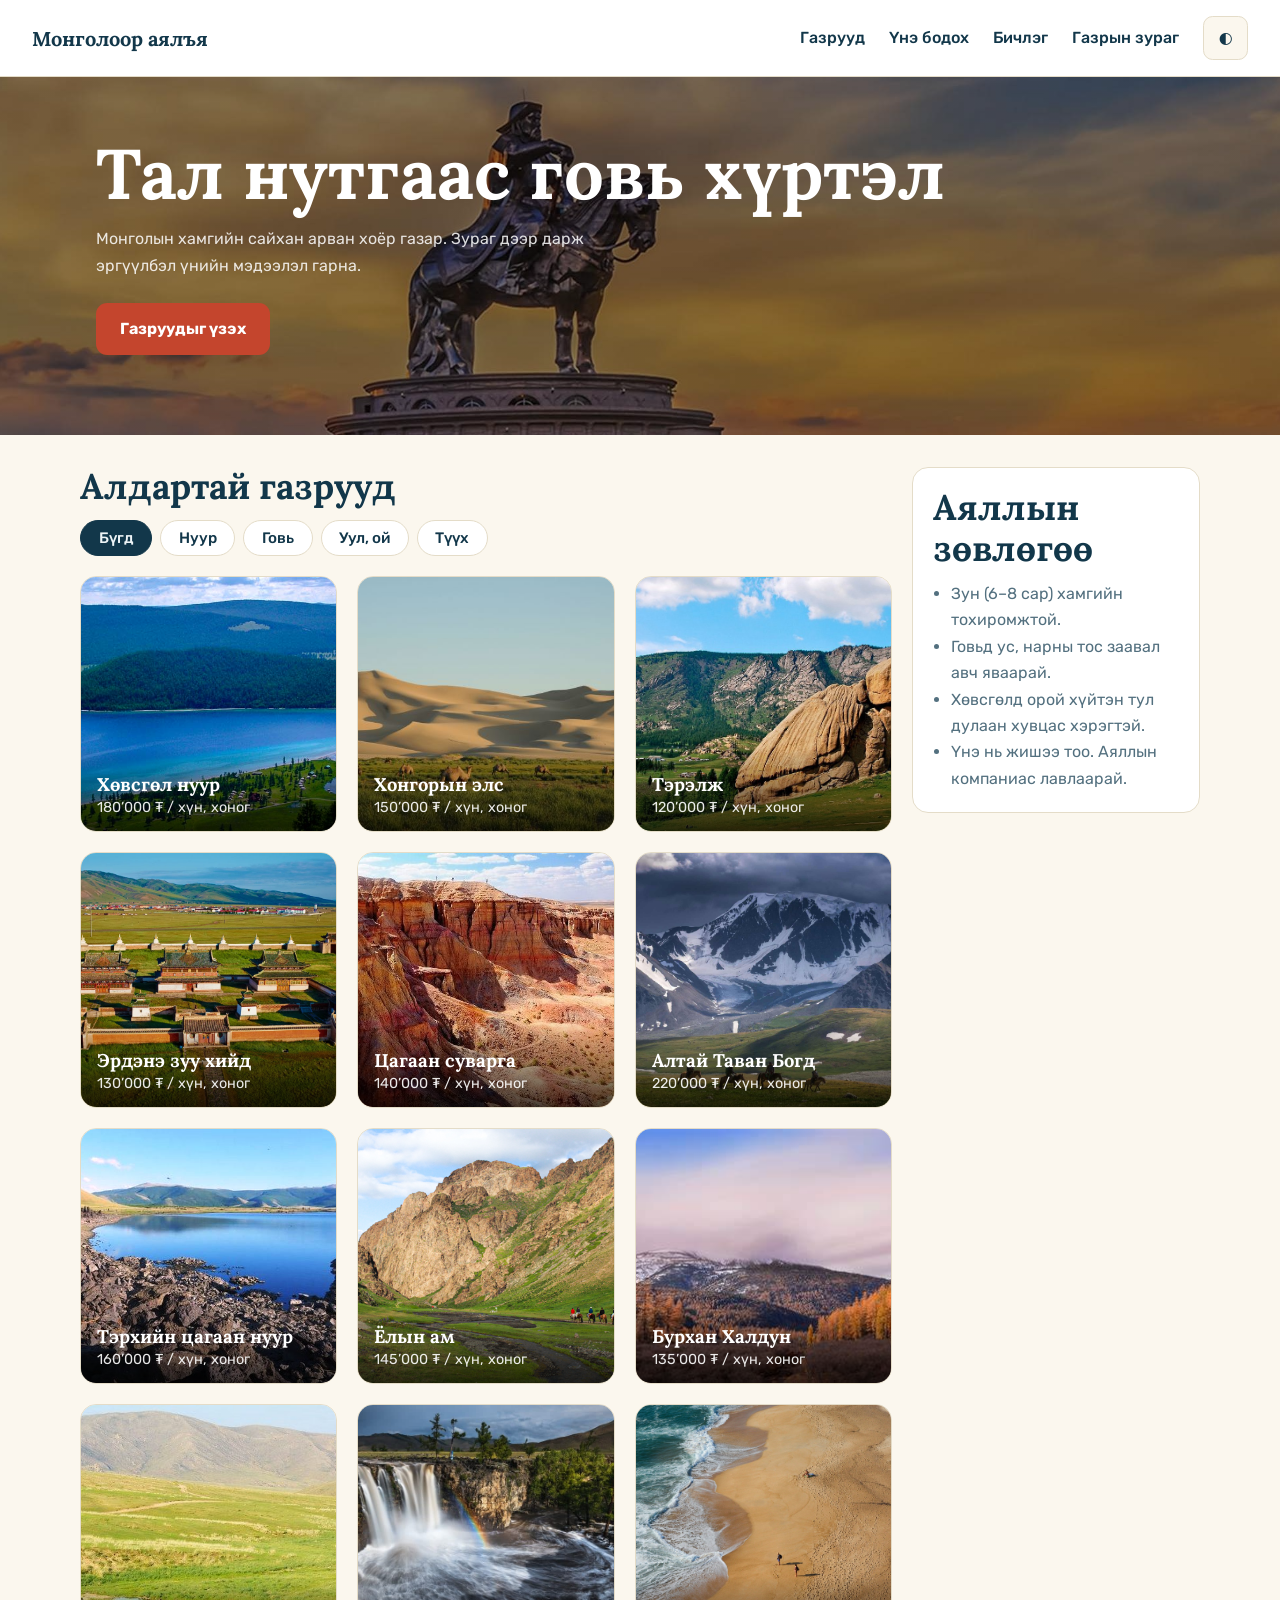
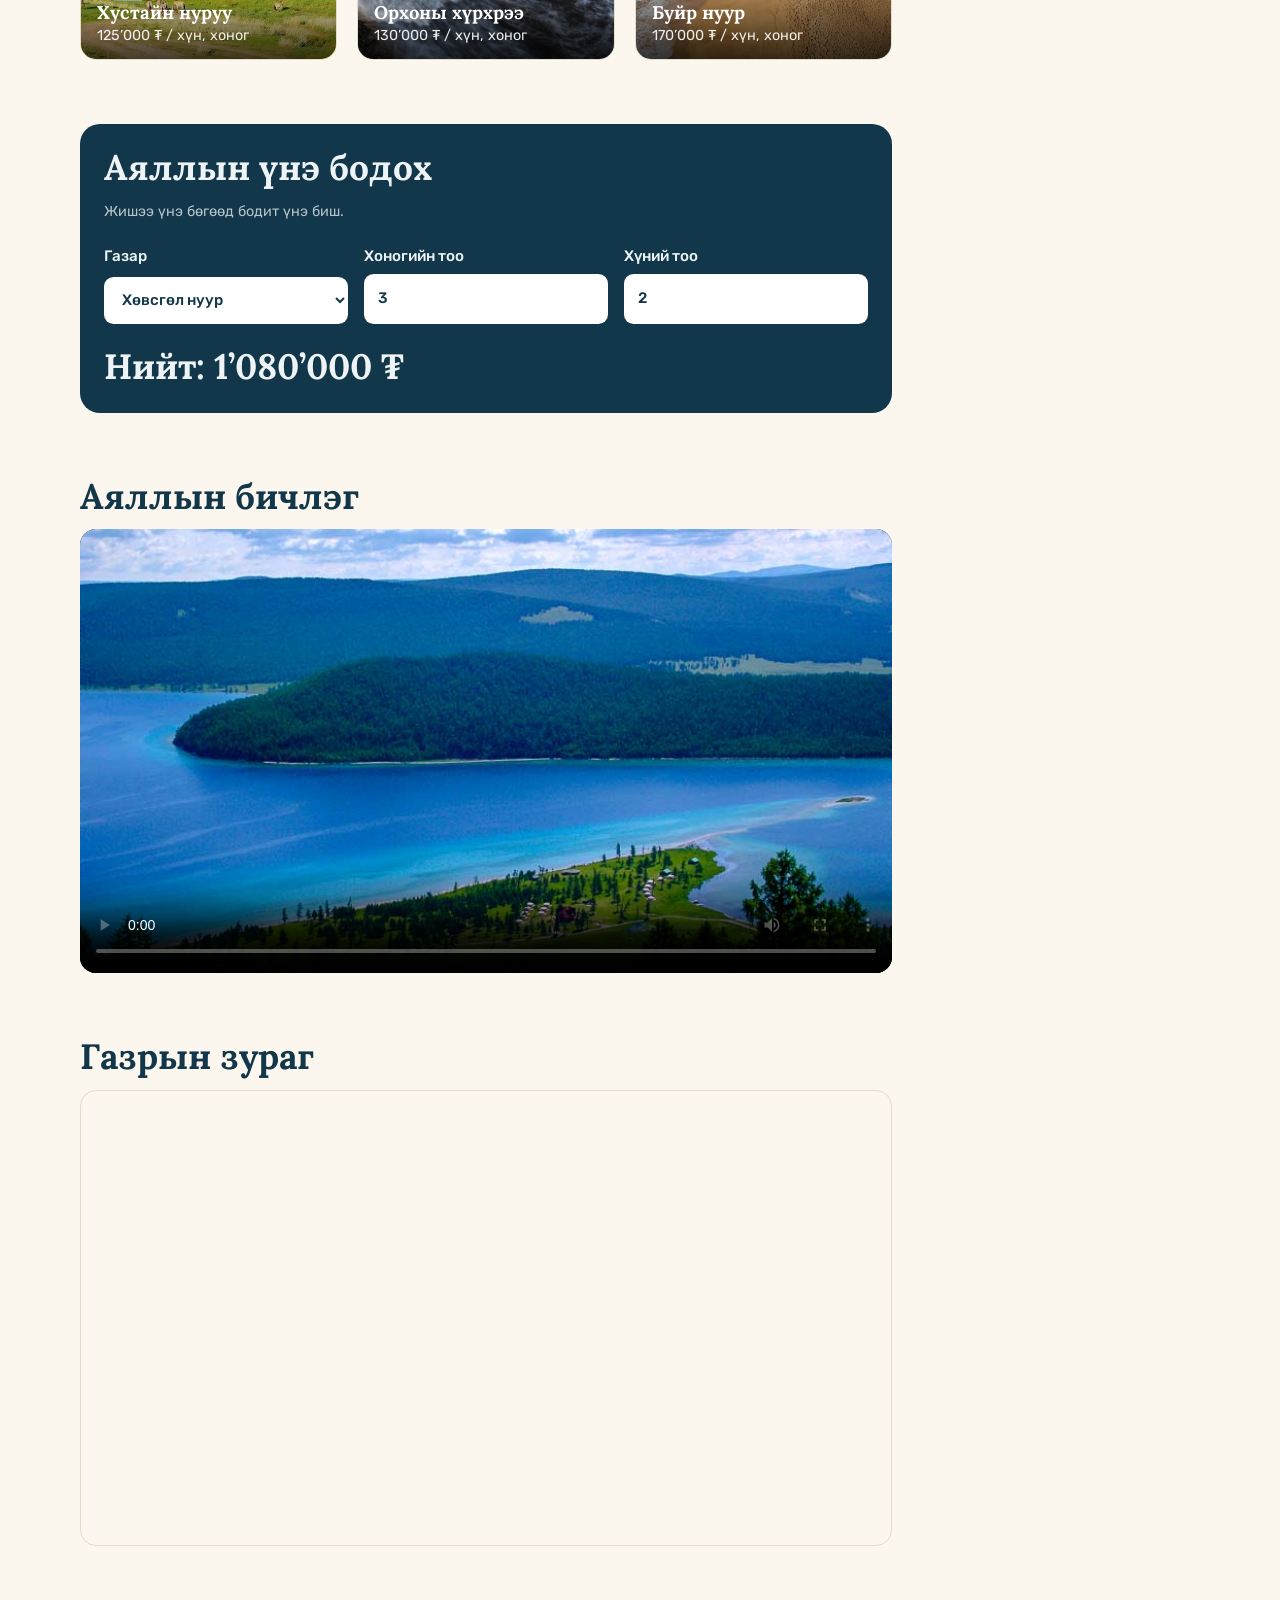
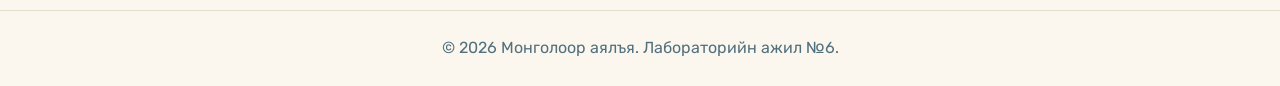
<file: index.html>
<!DOCTYPE html>
<html lang="mn">
<head>
<meta charset="utf-8">
<meta name="viewport" content="width=device-width, initial-scale=1">
<title>Монголоор аялъя | Лаб 6</title>
<link href="https://fonts.googleapis.com/css2?family=Lora:wght@600;700&family=Rubik:wght@400;500;700&display=swap" rel="stylesheet">
<link rel="stylesheet" href="style.css">
<script src="script.js" defer></script>
</head>
<body>
<header class="site-header">
  <a class="logo" href="#top">Монголоор аялъя</a>
  <button class="menu-btn" id="menuBtn" aria-expanded="false" aria-controls="nav">☰ Цэс</button>
  <nav id="nav" class="nav" aria-label="Үндсэн цэс">
    <a href="#gallery">Газрууд</a>
    <a href="#price">Үнэ бодох</a>
    <a href="#video">Бичлэг</a>
    <a href="#map">Газрын зураг</a>
    <button class="theme-btn" id="themeBtn" aria-label="Харанхуй горим солих">◐</button>
  </nav>
</header>

<section class="hero" id="top">
  <div class="hero-text">
    <h1>Тал нутгаас говь хүртэл</h1>
    <p>Монголын хамгийн сайхан арван хоёр газар. Зураг дээр дарж эргүүлбэл үнийн мэдээлэл гарна.</p>
    <a class="btn" href="#gallery">Газруудыг үзэх</a>
  </div>
</section>

<div class="layout">
  <main>
    <section id="gallery">
      <h2>Алдартай газрууд</h2>
      <div class="filters" role="group" aria-label="Төрлөөр шүүх">
        <button aria-pressed="true" data-f="all">Бүгд</button>
        <button aria-pressed="false" data-f="lake">Нуур</button>
        <button aria-pressed="false" data-f="gobi">Говь</button>
        <button aria-pressed="false" data-f="mount">Уул, ой</button>
        <button aria-pressed="false" data-f="history">Түүх</button>
      </div>
      <div class="gallery" id="grid"></div>
    </section>

    <section id="price">
      <div class="calc">
        <h2>Аяллын үнэ бодох</h2>
        <p class="note">Жишээ үнэ бөгөөд бодит үнэ биш.</p>
        <div class="row">
          <label>Газар<select id="dest"></select></label>
          <label>Хоногийн тоо<input id="days" type="number" min="1" max="30" value="3"></label>
          <label>Хүний тоо<input id="ppl" type="number" min="1" max="20" value="2"></label>
        </div>
        <div class="total" id="total" aria-live="polite"></div>
      </div>
    </section>

    <section id="video">
      <h2>Аяллын бичлэг</h2>
      <video controls preload="metadata" poster="img/photo1.jpg">
        <source src="video/video.mp4" type="video/mp4">
        <track kind="subtitles" src="video/clip.mn.vtt" srclang="mn" label="Монгол" default>
        Таны хөтөч видеог дэмжихгүй байна.
      </video>
    </section>

    <section id="map">
      <h2>Газрын зураг</h2>
      <div class="frame">
        <iframe title="Монгол улсын газрын зураг" loading="lazy"
          src="https://www.openstreetmap.org/export/embed.html?bbox=87%2C41%2C120%2C52&amp;layer=mapnik"></iframe>
      </div>
    </section>
  </main>

  <aside class="sidebar" aria-label="Нэмэлт мэдээлэл">
    <h2>Аяллын зөвлөгөө</h2>
    <ul>
      <li>Зун (6–8 сар) хамгийн тохиромжтой.</li>
      <li>Говьд ус, нарны тос заавал авч яваарай.</li>
      <li>Хөвсгөлд орой хүйтэн тул дулаан хувцас хэрэгтэй.</li>
      <li>Үнэ нь жишээ тоо. Аяллын компаниас лавлаарай.</li>
    </ul>
  </aside>
</div>

<footer class="site-footer">
  <p>© 2026 Монголоор аялъя. Лабораторийн ажил №6.</p>
</footer>
</body>
</html>
</file>
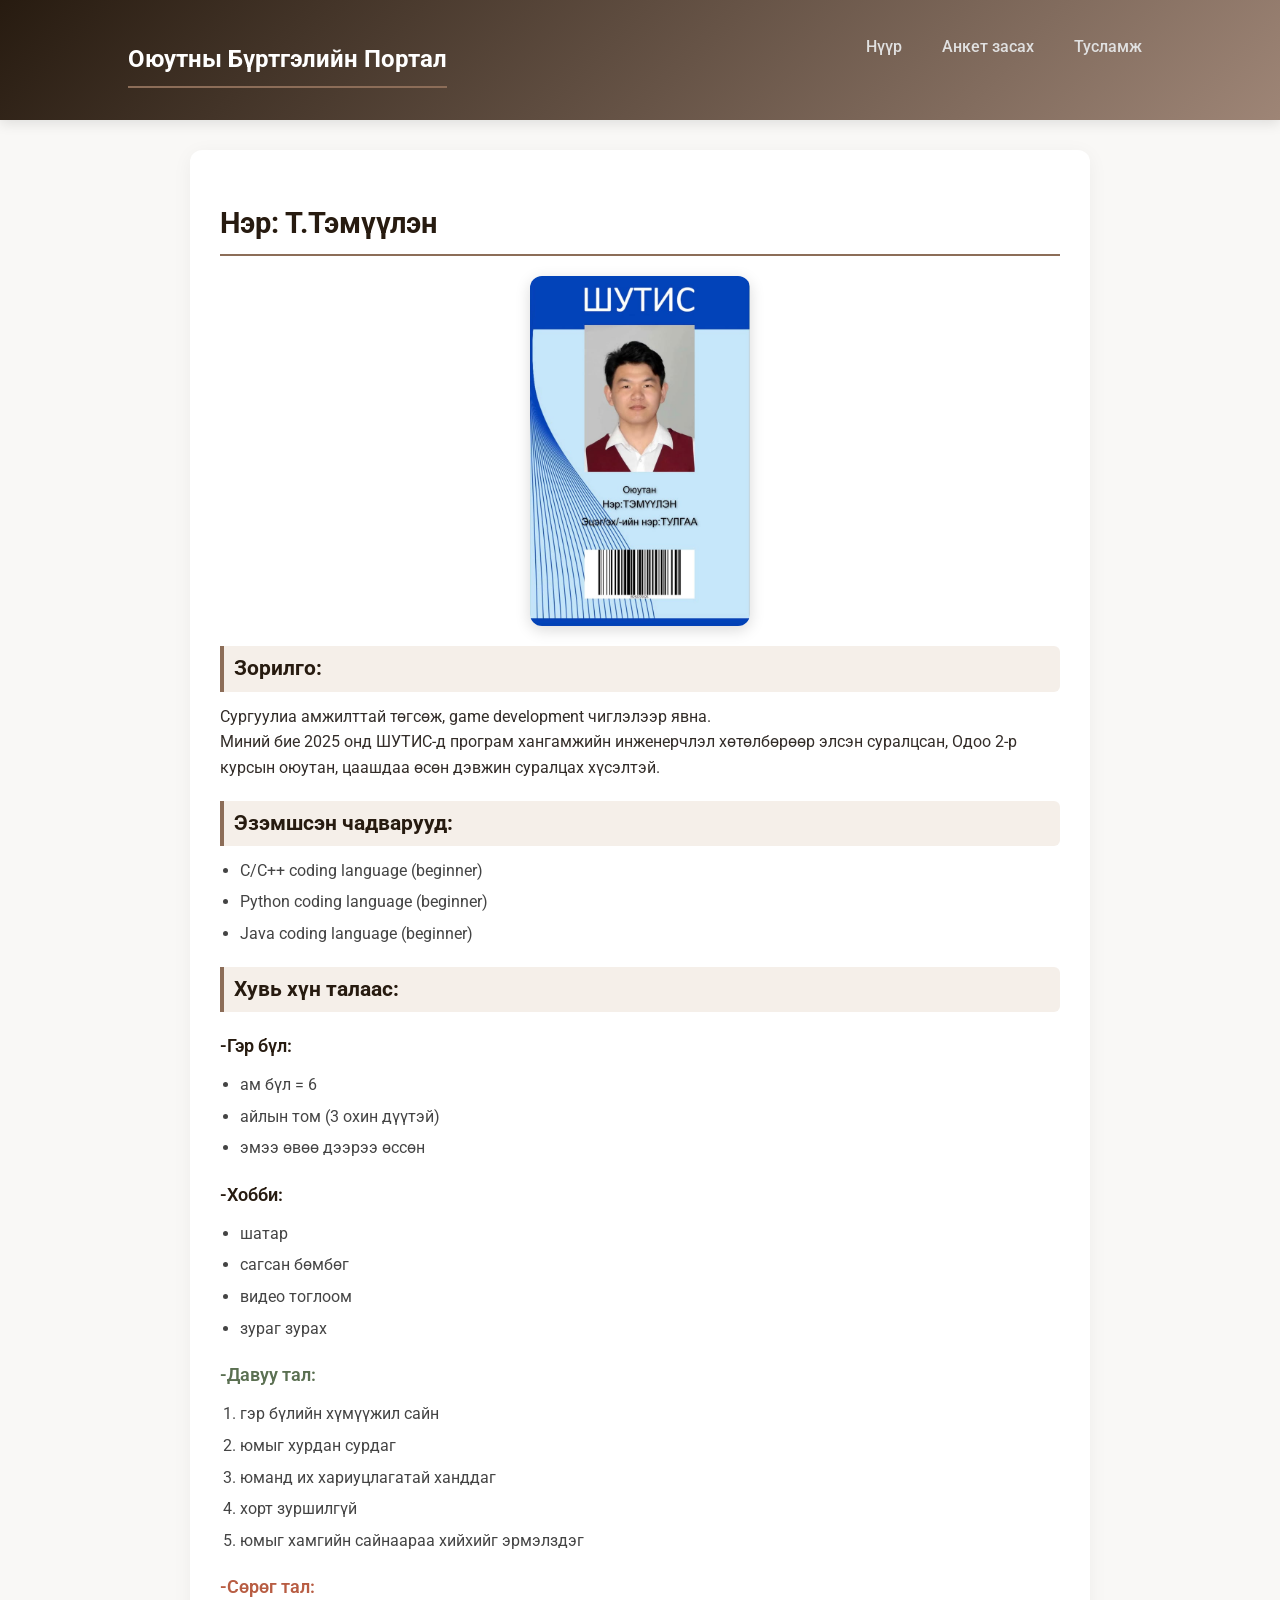
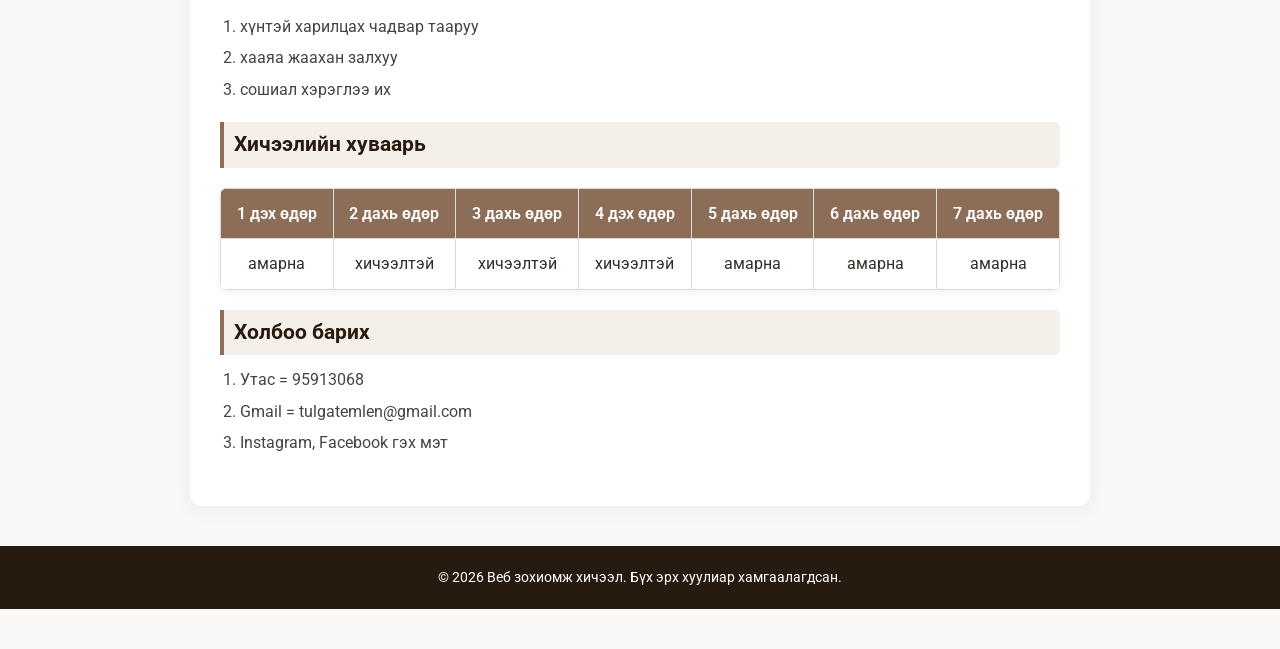
<file: lab1 Temuulen B252270026/index.html>
<!DOCTYPE html>
<html lang="mn">
<head>
    <meta charset="UTF-8">
    <meta name="viewport" content="width=device-width, initial-scale=1.0">
    <title>Миний мэдээлэл</title>
    <link rel="stylesheet" href="style.css">
</head>
<body>
    <header> 
        <h1 id="head">Оюутны Бүртгэлийн Портал</h1> 
        <nav class="navbar"> 
            <ul> 
                <li><a href="index.html">Нүүр</a></li> 
                <li><a href="lab2.html">Анкет засах</a></li> 
                <li><a href="#">Тусламж</a></li> 
            </ul> 
        </nav> 
    </header>

    <main>
        <h1>Нэр: Т.Тэмүүлэн</h1>
        <img id="img" src="zurag.jpg" alt="Тэмүүлэнгийн зураг">

        <h2>Зорилго:</h2>
        <p>Сургуулиа амжилттай төгсөж, game development чиглэлээр явна.</p>
        <p>Миний бие 2025 онд ШУТИС-д програм хангамжийн инженерчлэл хөтөлбөрөөр элсэн суралцсан, Одоо 2-р курсын оюутан, цаашдаа өсөн дэвжин суралцах хүсэлтэй.</p>

        <h2>Эзэмшсэн чадварууд:</h2>
        <ul>
            <li>C/C++ coding language (beginner)</li>
            <li>Python coding language (beginner)</li>
            <li>Java coding language (beginner)</li>
        </ul>

        <h2>Хувь хүн талаас:</h2>
        <h3>-Гэр бүл:</h3>
        <ul>
            <li>ам бүл = 6</li>
            <li>айлын том (3 охин дүүтэй)</li>
            <li>эмээ өвөө дээрээ өссөн</li>
        </ul>

        <h3>-Хобби:</h3>
        <ul>
            <li>шатар</li>
            <li>сагсан бөмбөг</li>
            <li>видео тоглоом</li>
            <li>зураг зурах</li>
        </ul>

        <h3 class="title-blue">-Давуу тал:</h3>
        <ol>
            <li>гэр бүлийн хүмүүжил сайн</li>
            <li>юмыг хурдан сурдаг</li>
            <li>юманд их хариуцлагатай ханддаг</li>
            <li>хорт зуршилгүй</li>
            <li>юмыг хамгийн сайнаараа хийхийг эрмэлздэг</li>
        </ol>

        <h3 class="title-red">-Сөрөг тал:</h3>
        <ol>
            <li>хүнтэй харилцах чадвар тааруу</li>
            <li>хааяа жаахан залхуу</li>
            <li>сошиал хэрэглээ их</li>
        </ol>

        <h2>Хичээлийн хуваарь</h2>
        <table>
            <thead>
                <tr>
                    <th>1 дэх өдөр</th>
                    <th>2 дахь өдөр</th>
                    <th>3 дахь өдөр</th>
                    <th>4 дэх өдөр</th>
                    <th>5 дахь өдөр</th>
                    <th>6 дахь өдөр</th>
                    <th>7 дахь өдөр</th>
                </tr>
            </thead>
            <tbody>
                <tr>
                    <td>амарна</td>
                    <td>хичээлтэй</td>
                    <td>хичээлтэй</td>
                    <td>хичээлтэй</td>
                    <td>амарна</td>
                    <td>амарна</td>
                    <td>амарна</td>
                </tr>
            </tbody>
        </table>

        <h2>Холбоо барих</h2>
        <ol>
            <li>Утас = 95913068</li>
            <li>Gmail = tulgatemlen@gmail.com</li>
            <li>Instagram, Facebook гэх мэт</li>
        </ol>
    </main>

    <footer> 
        <p>&copy; 2026 Веб зохиомж хичээл. Бүх эрх хуулиар хамгаалагдсан.</p> 
    </footer>
</body>
</html>
</file>
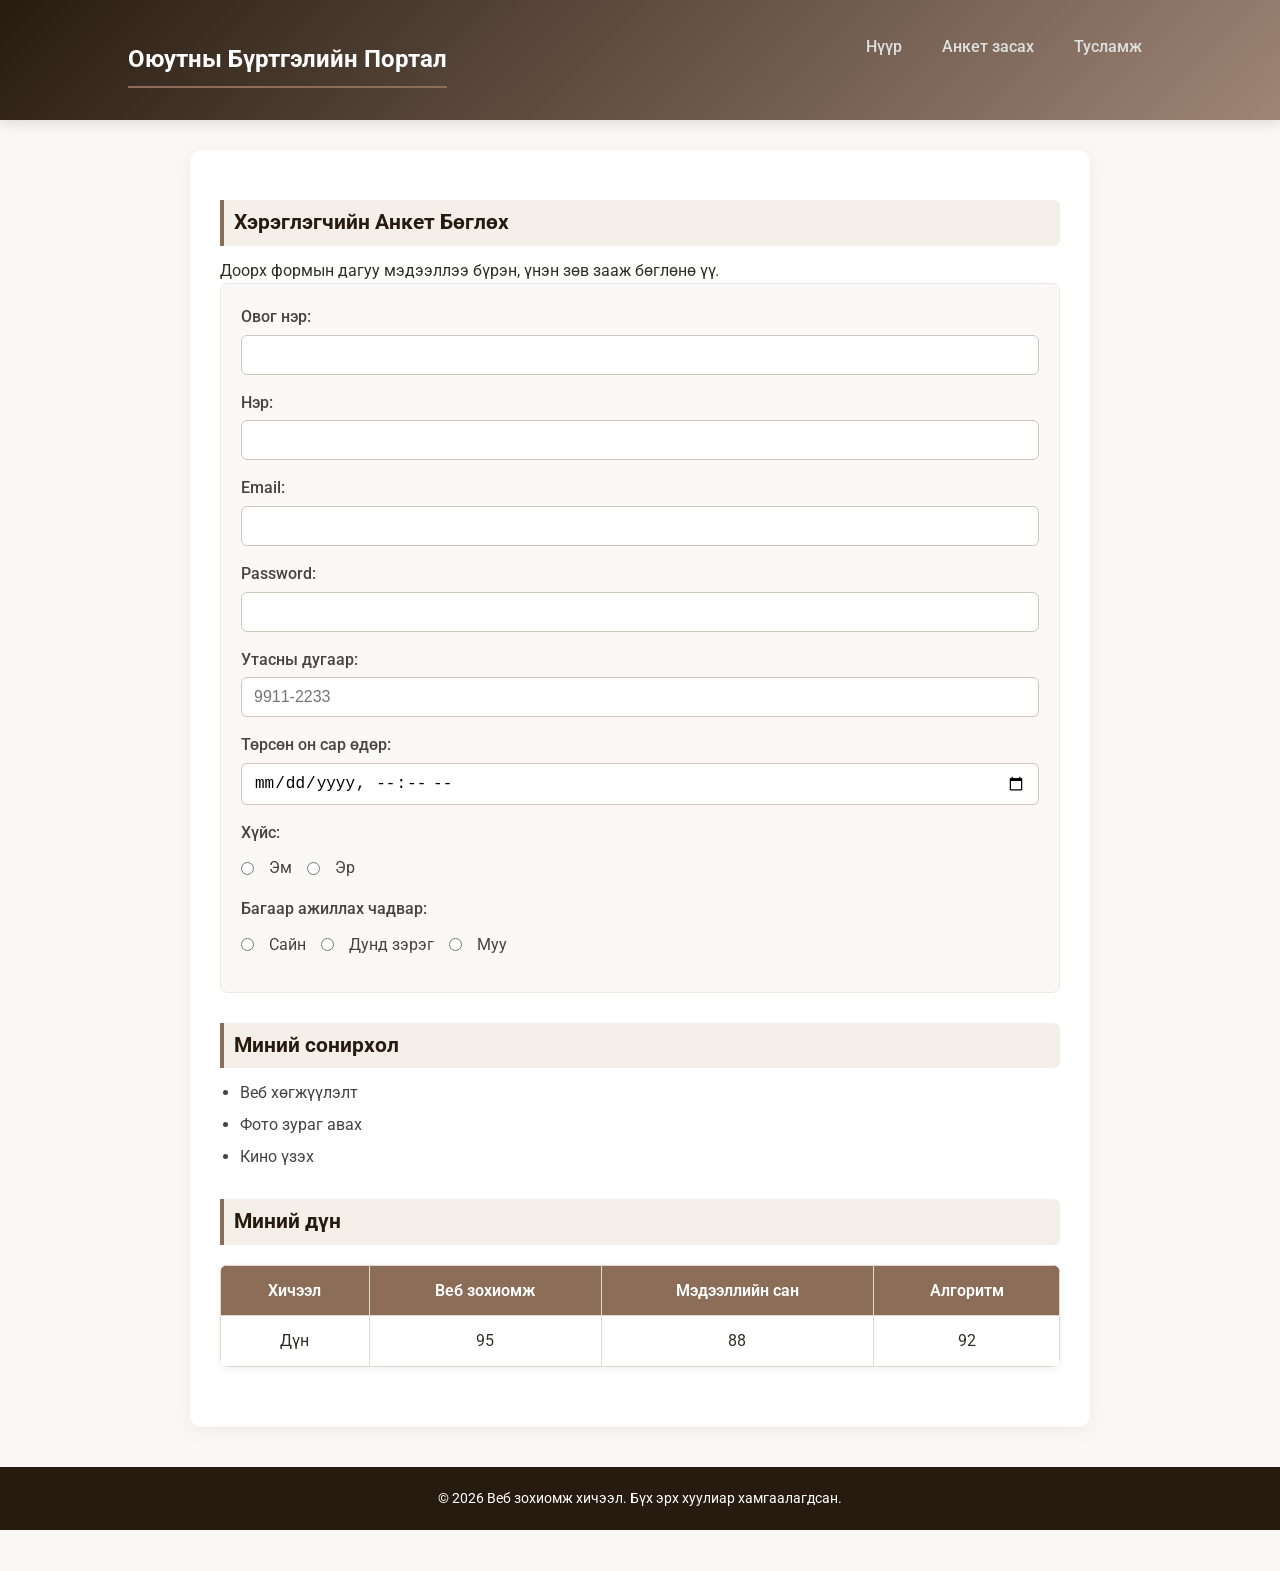
<file: lab1 Temuulen B252270026/lab2.html>
<!DOCTYPE html>
<html lang="mn">
<head>
    <meta charset="UTF-8"> 
    <meta name="viewport" content="width=device-width, initial-scale=1.0"> 
    <title>Лаборатори 02: Хэрэглэгчийн анкет</title> 
    <link rel="stylesheet" href="style.css"> 
</head> 
<body> 

  <header> 
    <h1 id="head">Оюутны Бүртгэлийн Портал</h1> 
    <nav class="navbar"> 
      <ul> 
        <li><a href="index.html">Нүүр</a></li> 
        <li><a href="lab2.html">Анкет засах</a></li> 
        <li><a href="#">Тусламж</a></li> 
      </ul> 
    </nav> 
  </header> 
  
  <main> 
    <article> 
      <section> 
        <h2>Хэрэглэгчийн Анкет Бөглөх</h2> 
        <p>Доорх формын дагуу мэдээллээ бүрэн, үнэн зөв зааж бөглөнө үү.</p> 
  
        <form class="form-card">
          <div class="form-group">
            <label for="fname">Овог нэр:</label>
            <input type="text" id="fname" name="fname">
          </div>

          <div class="form-group">
            <label for="lname">Нэр:</label>
            <input type="text" id="lname" name="lname">
          </div>

          <div class="form-group">
            <label for="email">Email:</label>
            <input type="email" id="email" name="email">
          </div>

          <div class="form-group">
            <label for="password">Password:</label>
            <input type="password" id="password" name="password">
          </div>

          <div class="form-group">
            <label for="phone">Утасны дугаар:</label>
            <input type="tel" id="phone" name="phone" placeholder="9911-2233">
          </div>

          <div class="form-group">
            <label for="birthdaytime">Төрсөн он сар өдөр:</label>
            <input type="datetime-local" id="birthdaytime" name="birthdaytime">
          </div>

          <div class="form-group">
            <label>Хүйс:</label>
            <div class="radio-group">
              <input type="radio" id="em" name="gender" value="Эм">
              <label for="em">Эм</label>
              <input type="radio" id="er" name="gender" value="Эр">
              <label for="er">Эр</label>
            </div>
          </div>

          <div class="form-group">
            <label>Багаар ажиллах чадвар:</label>
            <div class="radio-group">
              <input type="radio" id="sain" name="skill" value="Сайн">
              <label for="sain">Сайн</label>
              <input type="radio" id="dund" name="skill" value="Дунд зэрэг">
              <label for="dund">Дунд зэрэг</label>
              <input type="radio" id="muu" name="skill" value="Муу">
              <label for="muu">Муу</label>
            </div>
          </div>
        </form>
      </section> 

      <section> 
        <h2>Миний сонирхол</h2> 
        <ul> 
          <li>Веб хөгжүүлэлт</li> 
          <li>Фото зураг авах</li> 
          <li>Кино үзэх</li> 
        </ul> 
      </section> 
  
      <section> 
        <h2>Миний дүн</h2> 
        <table>
            <thead>
                <tr> 
                  <th>Хичээл</th> 
                  <th>Веб зохиомж</th> 
                  <th>Мэдээллийн сан</th> 
                  <th>Алгоритм</th> 
                </tr> 
            </thead>
            <tbody>
                <tr> 
                  <td>Дүн</td> 
                  <td>95</td> 
                  <td>88</td> 
                  <td>92</td> 
                </tr> 
            </tbody>
        </table> 
      </section> 
    </article> 
  </main> 
  
  <footer> 
    <p>&copy; 2026 Веб зохиомж хичээл. Бүх эрх хуулиар хамгаалагдсан.</p> 
  </footer> 

</body> 
</html>
</file>
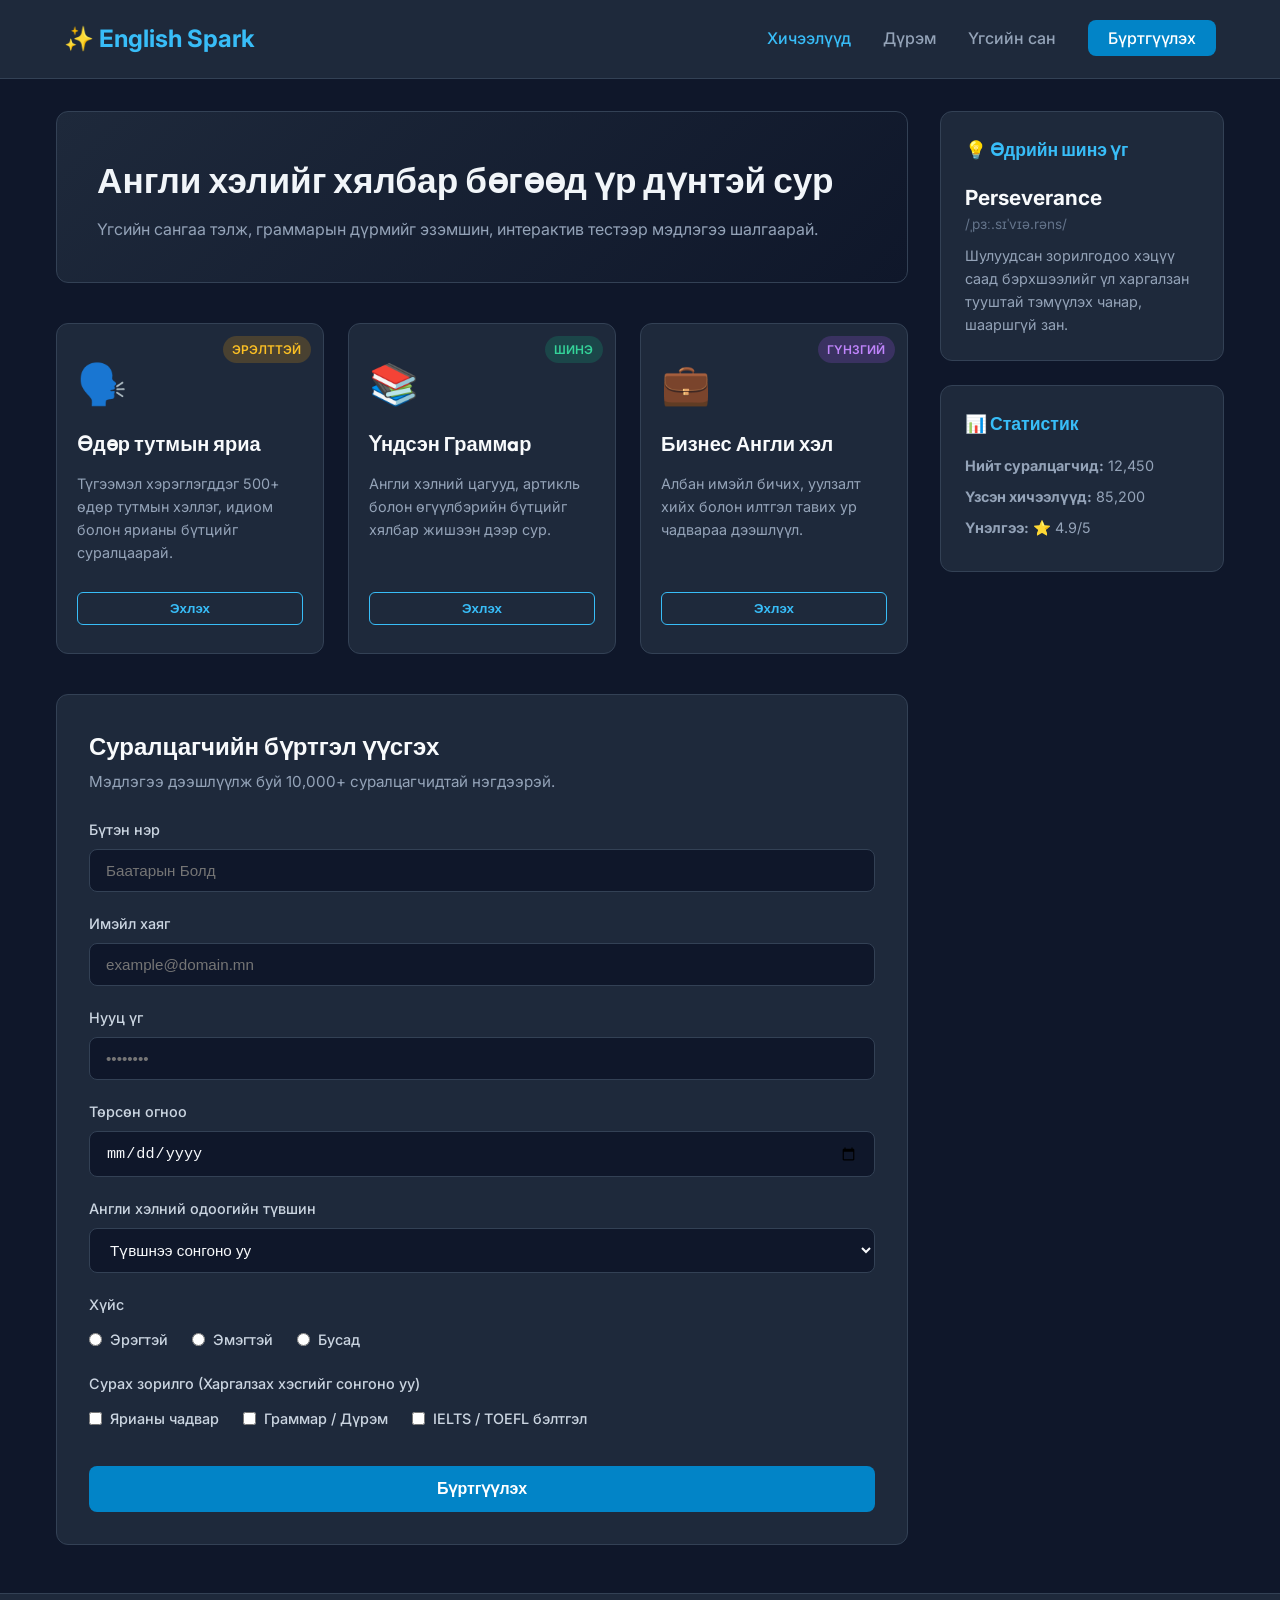
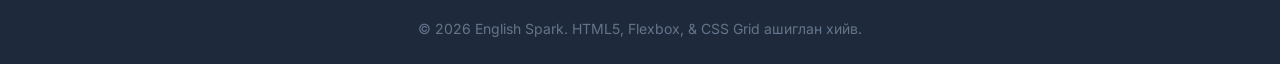
<file: lab1 Temuulen B252270026/lab4.html>
<!DOCTYPE html>
<html lang="mn">
<head>
    <meta charset="UTF-8">
    <meta name="viewport" content="width=device-width, initial-scale=1.0">
    <title>English Spark - Англи хэл сурах веб сайт</title>
    <!-- Google Fonts -->
    <link rel="preconnect" href="https://fonts.googleapis.com">
    <link rel="preconnect" href="https://fonts.gstatic.com" crossorigin>
    <link href="https://fonts.googleapis.com/css2?family=Inter:wght@400;500;600&family=Outfit:wght@600;700&display=swap" rel="stylesheet">
    <!-- CSS Файл -->
    <link rel="stylesheet" href="lab4.css">
</head>
<body>

    <header class="site-header">
        <div class="logo">
            <span>✨ English Spark</span>
        </div>
        <nav class="main-nav">
            <ul class="nav-list">
                <li><a href="#courses" class="nav-link active">Хичээлүүд</a></li>
                <li><a href="#grammar" class="nav-link">Дүрэм</a></li>
                <li><a href="#vocabulary" class="nav-link">Үгсийн сан</a></li>
                <li><a href="#register" class="nav-link btn-nav">Бүртгүүлэх</a></li>
            </ul>
        </nav>
    </header>

    <div class="layout-container">

        <main class="main-content">
            <section class="hero-section">
                <h1>Англи хэлийг хялбар бөгөөд үр дүнтэй сур</h1>
                <p>Үгсийн сангаа тэлж, граммарын дүрмийг эзэмшин, интерактив тестээр мэдлэгээ шалгаарай.</p>
            </section>

            <section id="courses" class="courses-grid">

                <article class="course-card">
                    <span class="badge badge-popular">Эрэлттэй</span>
                    <div class="card-icon">🗣️</div>
                    <h2>Өдөр тутмын яриа</h2>
                    <p>Түгээмэл хэрэглэгддэг 500+ өдөр тутмын хэллэг, идиом болон ярианы бүтцийг суралцаарай.</p>
                    <button class="btn-card">Эхлэх</button>
                </article>

                <article class="course-card">
                    <span class="badge badge-new">Шинэ</span>
                    <div class="card-icon">📚</div>
                    <h2>Үндсэн Граммaр</h2>
                    <p>Англи хэлний цагууд, артикль болон өгүүлбэрийн бүтцийг хялбар жишээн дээр сур.</p>
                    <button class="btn-card">Эхлэх</button>
                </article>

                <!-- Карт 3 -->
                <article class="course-card">
                    <span class="badge badge-advanced">Гүнзгий</span>
                    <div class="card-icon">💼</div>
                    <h2>Бизнес Англи хэл</h2>
                    <p>Албан имэйл бичих, уулзалт хийх болон илтгэл тавих ур чадвараа дээшлүүл.</p>
                    <button class="btn-card">Эхлэх</button>
                </article>

            </section>

            <section id="register" class="form-section">
                <h2>Суралцагчийн бүртгэл үүсгэх</h2>
                <p class="form-subtext">Мэдлэгээ дээшлүүлж буй 10,000+ суралцагчидтай нэгдээрэй.</p>

                <form class="registration-form" action="#" method="POST">

                    <div class="form-group tooltip-container">
                        <label for="fullname">Бүтэн нэр</label>
                        <input type="text" id="fullname" name="fullname" placeholder="Баатарын Болд" required pattern="[A-Za-zА-Яа-яӨөҮү\s]{3,}" title="Дор хаяж 3 үсэгтэй нэр оруулна уу">
                        <span class="tooltip">Бүтэн овог нэрээ оруулна уу.</span>
                    </div>

                    <div class="form-group">
                        <label for="email">Имэйл хаяг</label>
                        <input type="email" id="email" name="email" placeholder="example@domain.mn" required>
                    </div>

                    <div class="form-group tooltip-container">
                        <label for="password">Нууц үг</label>
                        <input type="password" id="password" name="password" placeholder="••••••••" required pattern=".{8,}" title="Нууц үг дор хаяж 8 тэмдэгттэй байх ёстой">
                        <span class="tooltip">Дор хаяж 8 тэмдэгт.</span>
                    </div>

                    <div class="form-group">
                        <label for="dob">Төрсөн огноо</label>
                        <input type="date" id="dob" name="dob" required>
                    </div>

                    <div class="form-group">
                        <label for="level">Англи хэлний одоогийн түвшин</label>
                        <select id="level" name="level" required>
                            <option value="" disabled selected>Түвшнээ сонгоно уу</option>
                            <option value="beginner">Анхан шат (A1-A2)</option>
                            <option value="intermediate">Дунд шат (B1-B2)</option>
                            <option value="advanced">Гүнзгий шат (C1-C2)</option>
                        </select>
                    </div>

                    <div class="form-group">
                        <label>Хүйс</label>
                        <div class="radio-group">
                            <label class="radio-label">
                                <input type="radio" name="gender" value="male" required> Эрэгтэй
                            </label>
                            <label class="radio-label">
                                <input type="radio" name="gender" value="female"> Эмэгтэй
                            </label>
                            <label class="radio-label">
                                <input type="radio" name="gender" value="other"> Бусад
                            </label>
                        </div>
                    </div>

                    <div class="form-group">
                        <label>Сурах зорилго (Харгалзах хэсгийг сонгоно уу)</label>
                        <div class="checkbox-group">
                            <label class="checkbox-label">
                                <input type="checkbox" name="interests" value="speaking"> Ярианы чадвар
                            </label>
                            <label class="checkbox-label">
                                <input type="checkbox" name="interests" value="grammar"> Граммар / Дүрэм
                            </label>
                            <label class="checkbox-label">
                                <input type="checkbox" name="interests" value="ielts"> IELTS / TOEFL бэлтгэл
                            </label>
                        </div>
                    </div>

                    <button type="submit" class="btn-submit">Бүртгүүлэх</button>
                </form>
            </section>
        </main>

        <aside class="sidebar">
            <div class="sidebar-widget">
                <h3>💡 Өдрийн шинэ үг</h3>
                <div class="word-card">
                    <span class="word">Perseverance</span>
                    <span class="phonetic">/ˌpɜː.sɪˈvɪə.rəns/</span>
                    <p class="definition">Шулуудсан зорилгодоо хэцүү саад бэрхшээлийг үл харгалзан тууштай тэмүүлэх чанар, шааршгүй зан.</p>
                </div>
            </div>

            <div class="sidebar-widget">
                <h3>📊 Статистик</h3>
                <ul class="stats-list">
                    <li><strong>Нийт суралцагчид:</strong> 12,450</li>
                    <li><strong>Үзсэн хичээлүүд:</strong> 85,200</li>
                    <li><strong>Үнэлгээ:</strong> ⭐ 4.9/5</li>
                </ul>
            </div>
        </aside>

    </div>

    <footer class="site-footer">
        <div class="footer-content">
            <p>&copy; 2026 English Spark. HTML5, Flexbox, & CSS Grid ашиглан хийв.</p>
        </div>
    </footer>

</body>
</html>
</file>
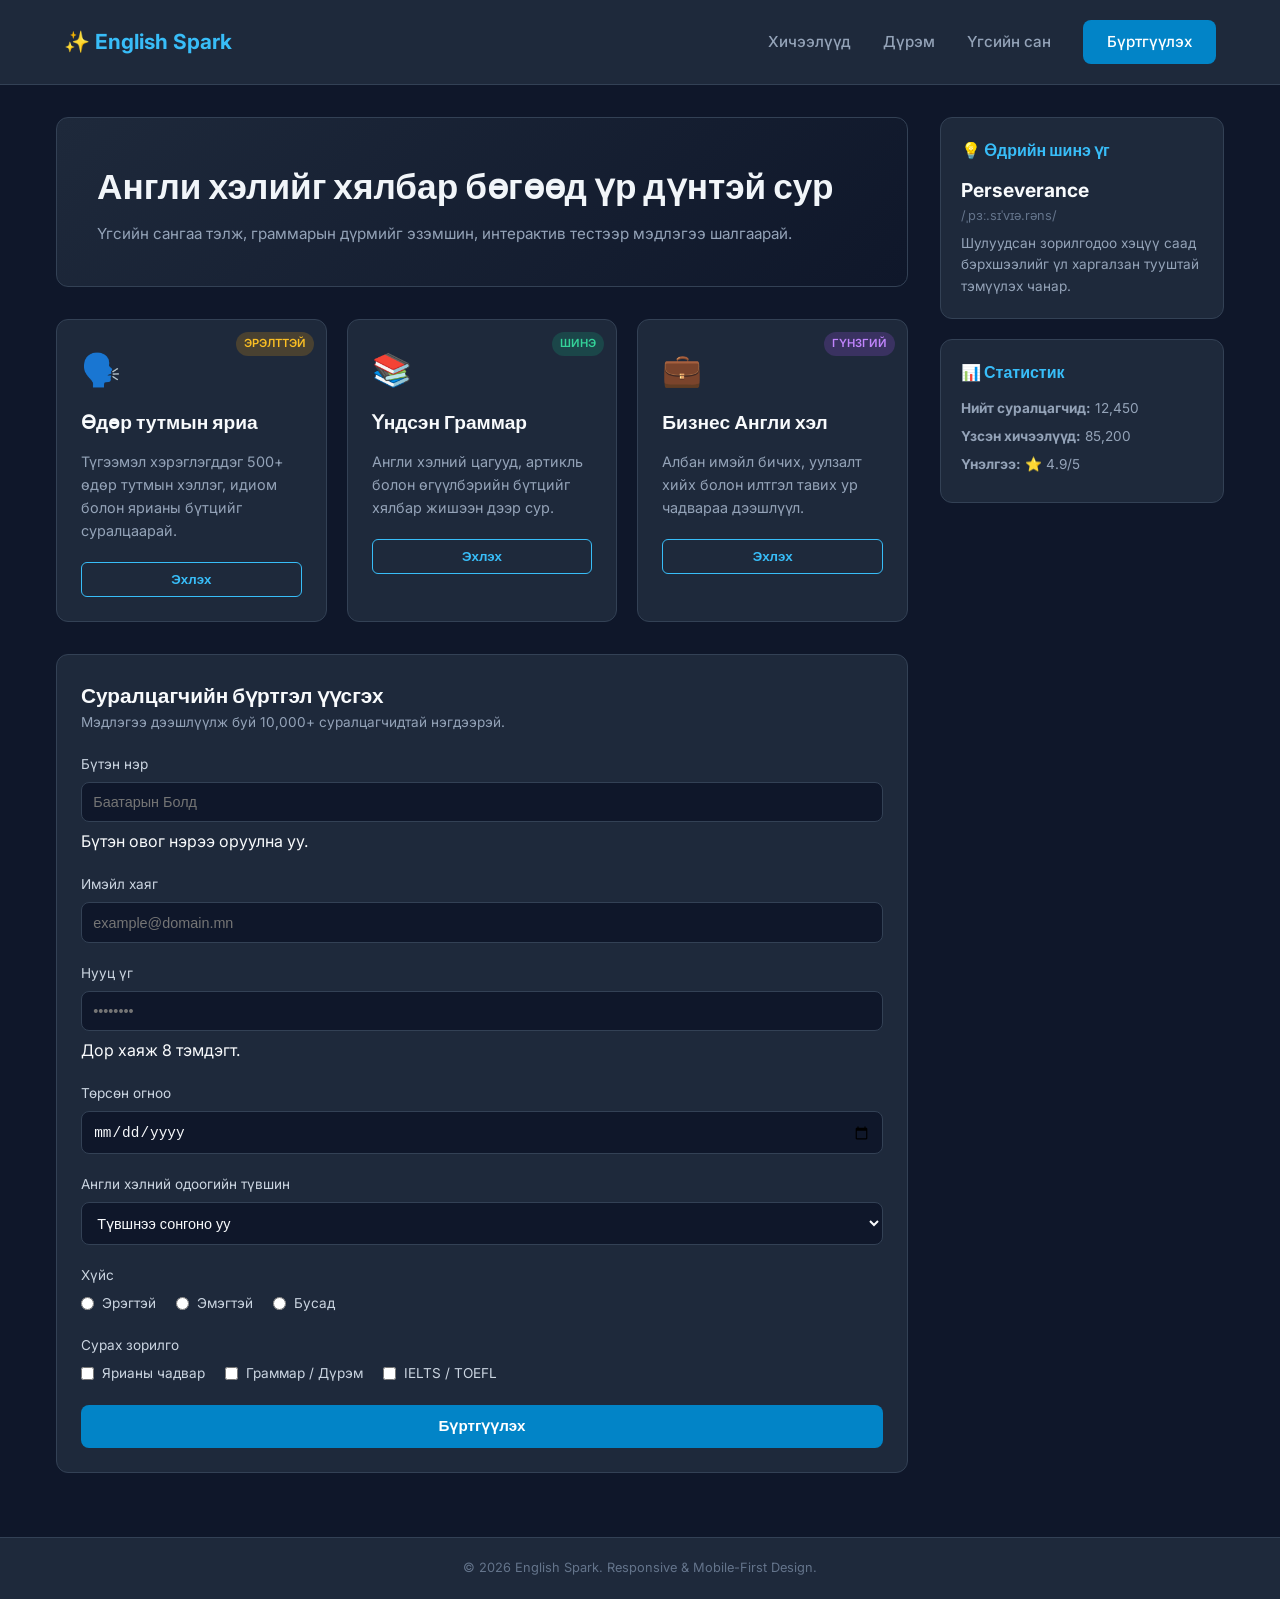
<file: lab1 Temuulen B252270026/lab5.html>
<!DOCTYPE html>
<html lang="mn">
<head>
    <meta charset="UTF-8">
    <meta name="viewport" content="width=device-width, initial-scale=1.0">
    <title>English Spark - Responsive English Platform</title>
    <link rel="preconnect" href="https://fonts.googleapis.com">
    <link rel="preconnect" href="https://fonts.gstatic.com" crossorigin>
    <link href="https://fonts.googleapis.com/css2?family=Inter:wght@400;500;600&family=Outfit:wght@600;700&display=swap" rel="stylesheet">
    <link rel="stylesheet" href="lab5.css">
</head>
<body>

    <header class="site-header">
        <div class="logo">
            <span>✨ English Spark</span>
        </div>
        
        <button class="mobile-menu-btn" id="menuToggle" aria-label="Цэс нээх">
            <span class="bar"></span>
            <span class="bar"></span>
            <span class="bar"></span>
        </button>

        <nav class="main-nav" id="mainNav">
            <ul class="nav-list">
                <li><a href="#courses" class="nav-link active">Хичээлүүд</a></li>
                <li><a href="#grammar" class="nav-link">Дүрэм</a></li>
                <li><a href="#vocabulary" class="nav-link">Үгсийн сан</a></li>
                <li><a href="#register" class="nav-link btn-nav">Бүртгүүлэх</a></li>
            </ul>
        </nav>
    </header>

    <div class="layout-container">
        
        <main class="main-content">
            <section class="hero-section">
                <h1>Англи хэлийг хялбар бөгөөд үр дүнтэй сур</h1>
                <p>Үгсийн сангаа тэлж, граммарын дүрмийг эзэмшин, интерактив тестээр мэдлэгээ шалгаарай.</p>
            </section>

            <section id="courses" class="courses-grid">
                
                <article class="course-card">
                    <span class="badge badge-popular">Эрэлттэй</span>
                    <div class="card-icon">🗣️</div>
                    <h2>Өдөр тутмын яриа</h2>
                    <p>Түгээмэл хэрэглэгддэг 500+ өдөр тутмын хэллэг, идиом болон ярианы бүтцийг суралцаарай.</p>
                    <button class="btn-card">Эхлэх</button>
                </article>

                <article class="course-card">
                    <span class="badge badge-new">Шинэ</span>
                    <div class="card-icon">📚</div>
                    <h2>Үндсэн Граммар</h2>
                    <p>Англи хэлний цагууд, артикль болон өгүүлбэрийн бүтцийг хялбар жишээн дээр сур.</p>
                    <button class="btn-card">Эхлэх</button>
                </article>

                <article class="course-card">
                    <span class="badge badge-advanced">Гүнзгий</span>
                    <div class="card-icon">💼</div>
                    <h2>Бизнес Англи хэл</h2>
                    <p>Албан имэйл бичих, уулзалт хийх болон илтгэл тавих ур чадвараа дээшлүүл.</p>
                    <button class="btn-card">Эхлэх</button>
                </article>

            </section>

            <section id="register" class="form-section">
                <h2>Суралцагчийн бүртгэл үүсгэх</h2>
                <p class="form-subtext">Мэдлэгээ дээшлүүлж буй 10,000+ суралцагчидтай нэгдээрэй.</p>

                <form class="registration-form" action="#" method="POST">
                    
                    <div class="form-group tooltip-container">
                        <label for="fullname">Бүтэн нэр</label>
                        <input type="text" id="fullname" name="fullname" placeholder="Баатарын Болд" required pattern="[A-Za-zА-Яа-яӨөҮү\s]{3,}">
                        <span class="tooltip">Бүтэн овог нэрээ оруулна уу.</span>
                    </div>

                    <div class="form-group">
                        <label for="email">Имэйл хаяг</label>
                        <input type="email" id="email" name="email" placeholder="example@domain.mn" required>
                    </div>

                    <div class="form-group tooltip-container">
                        <label for="password">Нууц үг</label>
                        <input type="password" id="password" name="password" placeholder="••••••••" required pattern=".{8,}">
                        <span class="tooltip">Дор хаяж 8 тэмдэгт.</span>
                    </div>

                    <div class="form-group">
                        <label for="dob">Төрсөн огноо</label>
                        <input type="date" id="dob" name="dob" required>
                    </div>

                    <div class="form-group">
                        <label for="level">Англи хэлний одоогийн түвшин</label>
                        <select id="level" name="level" required>
                            <option value="" disabled selected>Түвшнээ сонгоно уу</option>
                            <option value="beginner">Анхан шат (A1-A2)</option>
                            <option value="intermediate">Дунд шат (B1-B2)</option>
                            <option value="advanced">Гүнзгий шат (C1-C2)</option>
                        </select>
                    </div>

                    <div class="form-group">
                        <label>Хүйс</label>
                        <div class="radio-group">
                            <label class="radio-label">
                                <input type="radio" name="gender" value="male" required> Эрэгтэй
                            </label>
                            <label class="radio-label">
                                <input type="radio" name="gender" value="female"> Эмэгтэй
                            </label>
                            <label class="radio-label">
                                <input type="radio" name="gender" value="other"> Бусад
                            </label>
                        </div>
                    </div>

                    <div class="form-group">
                        <label>Сурах зорилго</label>
                        <div class="checkbox-group">
                            <label class="checkbox-label">
                                <input type="checkbox" name="interests" value="speaking"> Ярианы чадвар
                            </label>
                            <label class="checkbox-label">
                                <input type="checkbox" name="interests" value="grammar"> Граммар / Дүрэм
                            </label>
                            <label class="checkbox-label">
                                <input type="checkbox" name="interests" value="ielts"> IELTS / TOEFL
                            </label>
                        </div>
                    </div>

                    <button type="submit" class="btn-submit">Бүртгүүлэх</button>
                </form>
            </section>
        </main>

        <aside class="sidebar">
            <div class="sidebar-widget">
                <h3>💡 Өдрийн шинэ үг</h3>
                <div class="word-card">
                    <span class="word">Perseverance</span>
                    <span class="phonetic">/ˌpɜː.sɪˈvɪə.rəns/</span>
                    <p class="definition">Шулуудсан зорилгодоо хэцүү саад бэрхшээлийг үл харгалзан тууштай тэмүүлэх чанар.</p>
                </div>
            </div>

            <div class="sidebar-widget">
                <h3>📊 Статистик</h3>
                <ul class="stats-list">
                    <li><strong>Нийт суралцагчид:</strong> 12,450</li>
                    <li><strong>Үзсэн хичээлүүд:</strong> 85,200</li>
                    <li><strong>Үнэлгээ:</strong> ⭐ 4.9/5</li>
                </ul>
            </div>
        </aside>

    </div>

    <footer class="site-footer">
        <div class="footer-content">
            <p>&copy; 2026 English Spark. Responsive & Mobile-First Design.</p>
        </div>
    </footer>

    <script>
        const menuToggle = document.getElementById('menuToggle');
        const mainNav = document.getElementById('mainNav');

        menuToggle.addEventListener('click', () => {
            mainNav.classList.toggle('active');
            menuToggle.classList.toggle('active');
        });
    </script>
</body>
</html>
</file>
<file: style.css>
:root {
  --bg: #fbf7ee;
  --surface: #ffffff;
  --ink: #12374a;
  --muted: #53707f;
  --line: #e4dcc8;
  --accent: #c4452d;
  --accent-ink: #ffffff;
  --deep: #12374a;

  --radius: 1rem;
  --gap: 1.25rem;
  --speed: .6s;

  --font-head: Lora, Georgia, serif;
  --font-body: Rubik, system-ui, "Segoe UI", sans-serif;

  color-scheme: light;
}

@media (prefers-color-scheme: dark) {
  :root:not([data-theme="light"]) {
    --bg: #0e1d26;
    --surface: #162b37;
    --ink: #eef4f6;
    --muted: #9fb7c2;
    --line: #25414f;
    --accent: #e0644a;
    --accent-ink: #0e1d26;
    --deep: #0b1820;

    color-scheme: dark;
  }
}


*{
  box-sizing: border-box;
}

html {
  scroll-behavior: smooth;
}

body {
  margin: 0;
  overflow-x: hidden;
  background: var(--bg);
  color: var(--ink);
  font: 400 1rem/1.65 var(--font-body);
}

img,
video,
iframe,
svg {
  max-width: 100%;
  display: block;
}

h1,
h2,
h3 {
  line-height: 1.15;
  margin: 0 0 .75rem;
  font-family: var(--font-head);
}

h1 {
  font-size: clamp(2.2rem, 8vw, 4.4rem);
}

h2 {
  font-size: clamp(1.4rem, 4vw, 2.2rem);
}

:focus-visible {
  outline: 3px solid var(--accent);
  outline-offset: 3px;
}

section {
  padding: 2rem 0;
}

.site-header {
  display: flex;
  flex-wrap: wrap;
  justify-content: space-between;
  align-items: center;
  gap: .5rem;
  padding: .9rem 1rem;
  background: var(--surface);
  border-bottom: 1px solid var(--line);
}

.logo {
  font: 700 1.25rem var(--font-head);
  color: var(--ink);
  text-decoration: none;
}

.menu-btn,
.theme-btn {
  border: 1px solid var(--line);
  background: var(--bg);
  color: var(--ink);
  border-radius: .6rem;
  padding: .5rem .9rem;
  font: inherit;
  cursor: pointer;
}

.nav {
  display: none;
  flex-direction: column;
  width: 100%;
  gap: .25rem;
}

.nav.open {
  display: flex;
}

.nav a {
  color: var(--ink);
  text-decoration: none;
  padding: .6rem 0;
  font-weight: 500;
  transition: color .25s, transform .25s;
}

.nav a:hover,
.nav a:focus-visible {
  color: var(--accent);
  transform: translateX(4px);
}

.theme-btn {
  align-self: flex-start;
  transition: transform .4s;
}

.theme-btn:hover {
  transform: rotate(180deg);
}

.hero {
  padding: 5rem 0;
  overflow: hidden;
  color: #fff;
  background:
    linear-gradient(rgb(0 0 0 / .45), rgb(0 0 0 / .45)),
    url("img/tolgoi.jpg") center / cover no-repeat;
}

.hero-text {
  width: min(100%, 72rem);
  margin: 0 auto;
  padding: 0 1rem;
  animation: fadeUp var(--speed) ease both;
}

.hero-text p {
  max-width: 34rem;
  margin: 0 0 1.5rem;
  opacity: .85;
}

.btn {
  display: inline-block;
  background: var(--accent);
  color: var(--accent-ink);
  padding: .8rem 1.5rem;
  border-radius: .7rem;
  font-weight: 700;
  text-decoration: none;
  transition: transform .25s, box-shadow .25s;
}

.btn:hover,
.btn:focus-visible {
  transform: translateY(-3px) scale(1.04);
  box-shadow: 0 8px 18px rgb(0 0 0 / .2);
}

.scene {
  width: 100%;
  height: auto;
  margin-top: 1.5rem;
}

.rays {
  animation: spin 24s linear infinite;
}

.layout {
  display: grid;
  grid-template-columns: 1fr;
  gap: var(--gap);
  max-width: 72rem;
  margin: 0 auto;
  padding: 0 1rem;
}

.sidebar {
  background: var(--surface);
  border: 1px solid var(--line);
  border-radius: var(--radius);
  padding: 1.25rem;
  align-self: start;
  margin-top: 2rem;
}

.sidebar ul {
  margin: 0;
  padding-left: 1.1rem;
  color: var(--muted);
}

.filters {
  display: flex;
  flex-wrap: wrap;
  gap: .5rem;
  margin-bottom: 1.25rem;
}

.filters button {
  border: 1.5px solid var(--line);
  background: var(--surface);
  color: var(--ink);
  border-radius: 999px;
  padding: .5rem 1.1rem;
  font: 500 .95rem var(--font-body);
  cursor: pointer;
  transition: transform .2s, background .2s;
}

.filters button:hover {
  transform: translateY(-2px);
}

.filters button[aria-pressed="true"] {
  background: var(--deep);
  color: #eef4f6;
  border-color: var(--deep);
}

.gallery {
  display: grid;
  grid-template-columns: 1fr;
  gap: var(--gap);
  justify-items: center;
  align-items: start;
}

.flip {
  width: 100%;
  max-width: 24rem;
  height: 16rem;
  perspective: 900px;
  cursor: pointer;
  animation: fadeUp var(--speed) ease both;
  animation-delay: calc(var(--i) * 120ms);
}

.flip[hidden] {
  display: none;
}

.flip-inner {
  position: relative;
  width: 100%;
  height: 100%;
  transform-style: preserve-3d;
  transition: transform .8s cubic-bezier(.3, .7, .2, 1);
}

.flip:hover .flip-inner,
.flip:focus-visible .flip-inner,
.flip.is-flipped .flip-inner {
  transform: rotateY(180deg);
}

.face {
  position: absolute;
  inset: 0;
  margin: 0;
  border-radius: var(--radius);
  overflow: hidden;
  border: 1px solid var(--line);
  backface-visibility: hidden;
  -webkit-backface-visibility: hidden;
}

.front img {
  width: 100%;
  height: 100%;
  object-fit: cover;
}

.front figcaption {
  position: absolute;
  left: 0;
  right: 0;
  bottom: 0;
  padding: 1.5rem 1rem .7rem;
  color: #fff;
  display: flex;
  flex-direction: column;
  background: linear-gradient(transparent, rgb(0 0 0 / .7));
}

.front figcaption strong {
  font: 700 1.15rem var(--font-head);
}

.front figcaption span {
  font-size: .9rem;
  opacity: .9;
}

.back {
  transform: rotateY(180deg);
  display: flex;
  flex-direction: column;
  justify-content: center;
  gap: .5rem;
  padding: 1.1rem;
  background: var(--deep);
  color: #eef4f6;
  border-color: var(--deep);
}

.back h3 {
  margin: 0;
  font-size: 1.15rem;
}

.back p {
  margin: 0;
  font-size: .92rem;
  opacity: .85;
}

.info {
  margin: .25rem 0 0;
  padding: 0;
  list-style: none;
  display: grid;
  gap: .3rem;
  font-size: .93rem;
}

.info li {
  display: flex;
  justify-content: space-between;
  gap: .5rem;
  border-top: 1px solid rgb(255 255 255 / .2);
  padding-top: .3rem;
}

.info b {
  white-space: nowrap;
}

.calc {
  background: var(--deep);
  color: #eef4f6;
  border-radius: 1.25rem;
  padding: 1.5rem;
}

.note {
  opacity: .75;
  font-size: .9rem;
  margin: 0;
}

.row {
  display: grid;
  grid-template-columns: 1fr;
  gap: 1rem;
  margin: 1.25rem 0;
}

label {
  display: grid;
  gap: .35rem;
  font-weight: 500;
  font-size: .95rem;
}

select,
input {
  font: inherit;
  padding: .75rem .9rem;
  border-radius: .6rem;
  border: 0;
  background: #fff;
  color: #12374a;
}

.total {
  font: 700 clamp(1.5rem, 4vw, 2.2rem) var(--font-head);
}

video {
  width: 100%;
  border-radius: var(--radius);
  background: #000;
}

.frame {
  aspect-ratio: 16 / 9;
  border-radius: var(--radius);
  overflow: hidden;
  border: 1px solid var(--line);
}

iframe {
  width: 100%;
  height: 100%;
  border: 0;
}

.site-footer {
  margin-top: 2rem;
  padding: 1.5rem 1rem;
  text-align: center;
  border-top: 1px solid var(--line);
  color: var(--muted);
} 

.site-footer p {
  margin: 0;
}

@keyframes fadeUp {
  from {
    opacity: 0;
    transform: translateY(24px);
  }
  to {
    opacity: 1;
    transform: none;
  }
}

@keyframes spin {
  to {
    transform: rotate(360deg);
  }
}

@media (min-width: 600px) {
  .gallery {
    grid-template-columns: repeat(2, 1fr);
  }

  .row {
    grid-template-columns: repeat(3, 1fr);
  }

  .hero {
    padding-top: 3.5rem;
  }

  .hero-text {
    padding: 0 2rem;
  }
}

@media (min-width: 960px) {
  .site-header {
    padding: 1rem 2rem;
    flex-wrap: nowrap;
  }

  .menu-btn {
    display: none;
  }

  .nav {
    display: flex;
    flex-direction: row;
    width: auto;
    align-items: center;
    justify-content: flex-end;
    gap: 1.5rem;
  }

  .nav a {
    padding: .25rem 0;
  }

  .theme-btn {
    align-self: center;
  }

  .layout {
    grid-template-columns: minmax(0, 1fr) 18rem;
  }

  .gallery {
    grid-template-columns: repeat(3, 1fr);
  }

  .sidebar {
    position: sticky;
    top: 1rem;
  }
}

@media (prefers-reduced-motion: reduce) {
  html {
    scroll-behavior: auto;
  }

  *,
  *::before,
  *::after {
    animation-duration: .01ms !important;
    animation-delay: 0s !important;
    animation-iteration-count: 1 !important;
    transition-duration: .01ms !important;
  }
}
</file>
<file: lab1 Temuulen B252270026/style.css>
@import url('https://fonts.googleapis.com/css2?family=Roboto:wght@300;400;500;700&display=swap');

* {
    margin: 0;
    padding: 0;
    box-sizing: border-box;
}

body {
    font-family: 'Roboto', sans-serif;
    background-color: #f9f8f6; 
    color: #332d29;
    line-height: 1.6;
    padding-bottom: 40px;
}

#head {
    color: white;
}

header {
    background: linear-gradient(135deg, #271b10 0%, #9e8576 100%);
    color: #ffffff;
    padding: 20px 10%;
    display: flex;
    justify-content: space-between;
    align-items: center;
    box-shadow: 0 4px 12px rgba(0, 0, 0, 0.1);
    flex-wrap: wrap;
    gap: 15px;
}

header h1 {
    font-size: 1.5rem;
    font-weight: 700;
}

.navbar ul {
    list-style: none;
    display: flex;
    gap: 20px;
}

.navbar a {
    color: #e0e0e0;
    text-decoration: none;
    font-weight: 500;
    padding: 5px 10px;
    border-radius: 4px;
    transition: background-color 0.3s ease;
}

.navbar a:hover {
    color: #ffffff;
    background-color: rgba(255, 255, 255, 0.15);
}

main {
    max-width: 900px;
    margin: 30px auto;
    background: #ffffff;
    padding: 30px;
    border-radius: 12px;
    box-shadow: 0 4px 20px rgba(0, 0, 0, 0.05);
}

section {
    margin-bottom: 30px;
}

h1, h2, h3 {
    color: #271b10; 
    margin-top: 20px;
    margin-bottom: 12px;
}

h1 {
    font-size: 1.8rem;
    border-bottom: 2px solid #8c6d58; 
    padding-bottom: 8px;
}

h2 {
    font-size: 1.3rem;
    border-left: 4px solid #8c6d58;
    padding-left: 10px;
    background-color: #f5efe9; 
    padding-top: 6px;
    padding-bottom: 6px;
    border-radius: 0 6px 6px 0;
}

h3 {
    font-size: 1.1rem;
    font-weight: 600;
}

.title-blue {
    color: #5b7052;
}

.title-red {
    color: #b85d43;
}

#img, .profile-img {
    display: block;
    max-width: 100%;
    height: auto;
    max-height: 350px;
    object-fit: cover;
    border-radius: 12px;
    margin: 20px auto;
    box-shadow: 0 4px 15px rgba(0, 0, 0, 0.15);
}

.form-card {
    background-color: #fbf9f7;
    padding: 20px;
    border-radius: 8px;
    border: 1px solid #eee8e2;
}

.form-group {
    margin-bottom: 15px;
}

label {
    font-weight: 500;
    color: #4a423d;
    display: inline-block;
    margin-bottom: 5px;
}

input[type="text"],
input[type="email"],
input[type="password"],
input[type="tel"],
input[type="datetime-local"] {
    width: 100%;
    padding: 10px 12px;
    border: 1px solid #d1c7bd;
    border-radius: 6px;
    font-size: 1rem;
}

input[type="text"]:focus,
input[type="email"]:focus,
input[type="password"]:focus,
input[type="tel"]:focus,
input[type="datetime-local"]:focus {
    border-color: #8c6d58;
    outline: none;
    box-shadow: 0 0 5px rgba(140, 109, 88, 0.3);
}

.radio-group {
    display: flex;
    gap: 15px;
    align-items: center;
    margin-top: 5px;
}

.radio-group label {
    font-weight: normal;
    margin-bottom: 0;
    cursor: pointer;
}

ul, ol {
    margin-left: 20px;
    margin-bottom: 20px;
}

li {
    margin-bottom: 6px;
    color: #444444;
}

table {
    width: 100%;
    border-collapse: collapse;
    margin: 20px 0;
    box-shadow: 0 2px 8px rgba(0, 0, 0, 0.06);
    border-radius: 8px;
    overflow: hidden;
}

th, td {
    padding: 12px 15px;
    text-align: center;
    border: 1px solid #e0d9d2;
}

th {
    background-color: #8c6d58; 
    color: #ffffff;
    font-weight: 600;
}

tr:nth-child(even) {
    background-color: #fbf9f7;
}

footer {
    text-align: center;
    padding: 20px;
    margin-top: 40px;
    background-color: #271b10;
    color: #ffffff;
    font-size: 0.9rem;
}
</file>
<file: lab1 Temuulen B252270026/lab4.css>
* {
    margin: 0;
    padding: 0;
    box-sizing: border-box;
}

body {
    font-family: 'Inter', sans-serif;
    background-color: #0f172a;
    color: #f8fafc;
    line-height: 1.6;
}

h1, h2, h3 {
    font-family: 'Outfit', sans-serif;
}

a {
    text-decoration: none;
    color: inherit;
}

ul {
    list-style: none;
}


.site-header {
    display: flex;
    justify-content: space-between;
    align-items: center;
    padding: 1.25rem 5%;
    background-color: #1e293b;
    border-bottom: 1px solid #334155;
    position: sticky;
    top: 0;
    z-index: 100;
}

.logo {
    font-size: 1.5rem;
    font-weight: 700;
    color: #38bdf8;
}

.nav-list {
    display: flex;
    align-items: center;
    gap: 2rem; /* Flexbox шинж чанар: Элемент хоорондын зай */
}

.nav-link {
    color: #94a3b8;
    font-weight: 500;
    transition: color 0.3s ease;
}

.nav-link:hover,
.nav-link.active {
    color: #38bdf8;
}

.btn-nav {
    background-color: #0284c7;
    color: #ffffff !important;
    padding: 0.5rem 1.25rem;
    border-radius: 8px;
    transition: background-color 0.3s ease;
}

.btn-nav:hover {
    background-color: #0369a1;
}


.layout-container {
    display: flex;
    gap: 2rem;
    max-width: 1200px;
    margin: 2rem auto;
    padding: 0 1rem;
}

.main-content {
    flex: 3;
    display: flex;
    flex-direction: column;
    gap: 2.5rem;
}

.sidebar {
    flex: 1;
    display: flex;
    flex-direction: column;
    gap: 1.5rem;
}


.hero-section {
    background: linear-gradient(135deg, #1e293b, #0f172a);
    padding: 2.5rem;
    border-radius: 12px;
    border: 1px solid #334155;
}

.hero-section h1 {
    font-size: 2.2rem;
    color: #f1f5f9;
    margin-bottom: 0.5rem;
}

.hero-section p {
    color: #94a3b8;
}


.courses-grid {
    display: grid;
    grid-template-columns: repeat(auto-fit, minmax(220px, 1fr)); /* 3+ баганатай Грид */
    gap: 1.5rem; /* CSS Grid Зай */
}


.course-card {
    position: relative; 
    background-color: #1e293b;
    padding: 1.75rem 1.25rem;
    border-radius: 12px;
    border: 1px solid #334155;
    display: flex;
    flex-direction: column;
    gap: 0.75rem;
    transition: transform 0.3s ease, border-color 0.3s ease;
}

.course-card:hover {
    transform: translateY(-5px);
    border-color: #38bdf8;
}

.card-icon {
    font-size: 2.5rem;
}

.course-card h2 {
    font-size: 1.25rem;
    color: #f8fafc;
}

.course-card p {
    font-size: 0.9rem;
    color: #94a3b8;
    flex-grow: 1;
}

.btn-card {
    margin-top: 1rem;
    background-color: transparent;
    border: 1px solid #38bdf8;
    color: #38bdf8;
    padding: 0.5rem;
    border-radius: 6px;
    cursor: pointer;
    font-weight: 600;
    transition: all 0.3s ease;
}

.btn-card:hover {
    background-color: #38bdf8;
    color: #0f172a;
}

.badge {
    position: absolute;
    top: 12px;
    right: 12px;
    font-size: 0.75rem;
    font-weight: 600;
    padding: 0.25rem 0.6rem;
    border-radius: 20px;
    text-transform: uppercase;
}

.badge-popular { background-color: rgba(245, 158, 11, 0.2); color: #fbbf24; }
.badge-new { background-color: rgba(16, 185, 129, 0.2); color: #34d399; }
.badge-advanced { background-color: rgba(168, 85, 247, 0.2); color: #c084fc; }


.form-section {
    background-color: #1e293b;
    padding: 2rem;
    border-radius: 12px;
    border: 1px solid #334155;
}

.form-section h2 {
    color: #f8fafc;
    margin-bottom: 0.25rem;
}

.form-subtext {
    color: #94a3b8;
    margin-bottom: 1.5rem;
    font-size: 0.95rem;
}

.registration-form {
    display: flex;
    flex-direction: column;
    gap: 1.25rem;
}

.form-group {
    display: flex;
    flex-direction: column;
    gap: 0.5rem;
}

.form-group label {
    font-size: 0.9rem;
    font-weight: 500;
    color: #cbd5e1;
}

input[type="text"],
input[type="email"],
input[type="password"],
input[type="date"],
select {
    width: 100%;
    padding: 0.75rem 1rem;
    background-color: #0f172a;
    border: 1px solid #334155;
    border-radius: 8px;
    color: #f8fafc;
    font-size: 0.95rem;
    outline: none;
    transition: border-color 0.3s ease;
}

input:focus,
select:focus {
    border-color: #38bdf8;
}

.radio-group,
.checkbox-group {
    display: flex;
    gap: 1.5rem;
    flex-wrap: wrap;
    margin-top: 0.25rem;
}

.radio-label,
.checkbox-label {
    display: flex;
    align-items: center;
    gap: 0.5rem;
    cursor: pointer;
    font-size: 0.9rem;
    color: #94a3b8;
}

.tooltip-container {
    position: relative;
}

.tooltip {
    visibility: hidden;
    opacity: 0;
    position: absolute;
    right: 10px;
    top: -25px;
    background-color: #0284c7;
    color: #ffffff;
    padding: 0.2rem 0.6rem;
    border-radius: 4px;
    font-size: 0.75rem;
    transition: opacity 0.3s ease;
    pointer-events: none;
}

.tooltip-container:hover .tooltip {
    visibility: visible;
    opacity: 1;
}

.btn-submit {
    margin-top: 1rem;
    padding: 0.85rem;
    background-color: #0284c7;
    color: #ffffff;
    border: none;
    border-radius: 8px;
    font-size: 1rem;
    font-weight: 600;
    cursor: pointer;
    transition: background-color 0.3s ease;
}

.btn-submit:hover {
    background-color: #0369a1;
}

.sidebar-widget {
    background-color: #1e293b;
    padding: 1.5rem;
    border-radius: 12px;
    border: 1px solid #334155;
}

.sidebar-widget h3 {
    font-size: 1.1rem;
    margin-bottom: 1rem;
    color: #38bdf8;
}

.word-card .word {
    display: block;
    font-size: 1.3rem;
    font-weight: 700;
}

.word-card .phonetic {
    display: block;
    font-size: 0.85rem;
    color: #64748b;
    margin-bottom: 0.5rem;
}

.word-card .definition {
    font-size: 0.9rem;
    color: #94a3b8;
}

.stats-list li {
    font-size: 0.9rem;
    color: #94a3b8;
    margin-bottom: 0.5rem;
}

.site-footer {
    background-color: #1e293b;
    border-top: 1px solid #334155;
    padding: 1.5rem;
    text-align: center;
    color: #64748b;
    font-size: 0.875rem;
    margin-top: 3rem;
}

@media (max-width: 768px) {
    .layout-container {
        flex-direction: column;
    }
    .site-header {
        flex-direction: column;
        gap: 1rem;
    }
}
</file>
<file: lab1 Temuulen B252270026/lab5.css>
* {
    margin: 0;
    padding: 0;
    box-sizing: border-box;
}

html, body {
    width: 100%;
    overflow-x: hidden;
}

body {
    font-family: 'Inter', sans-serif;
    background-color: #0f172a;
    color: #f8fafc;
    line-height: 1.6;
}

h1, h2, h3 {
    font-family: 'Outfit', sans-serif;
}

a {
    text-decoration: none;
    color: inherit;
}

ul {
    list-style: none;
}

.site-header {
    display: flex;
    justify-content: space-between;
    align-items: center;
    padding: 1rem 1.25rem;
    background-color: #1e293b;
    border-bottom: 1px solid #334155;
    position: sticky;
    top: 0;
    z-index: 1000;
}

.logo {
    font-size: 1.3rem;
    font-weight: 700;
    color: #38bdf8;
}

.mobile-menu-btn {
    display: flex;
    flex-direction: column;
    justify-content: space-around;
    width: 30px;
    height: 24px;
    background: transparent;
    border: none;
    cursor: pointer;
    padding: 0;
    z-index: 1001;
}

.mobile-menu-btn .bar {
    width: 100%;
    height: 3px;
    background-color: #f8fafc;
    border-radius: 2px;
    transition: all 0.3s ease;
}

.mobile-menu-btn.active .bar:nth-child(1) {
    transform: translateY(8px) rotate(45deg);
}
.mobile-menu-btn.active .bar:nth-child(2) {
    opacity: 0;
}
.mobile-menu-btn.active .bar:nth-child(3) {
    transform: translateY(-8px) rotate(-45deg);
}

.main-nav {
    position: absolute;
    top: 100%;
    left: 0;
    width: 100%;
    background-color: #1e293b;
    border-bottom: 1px solid #334155;
    display: none;
    padding: 1.5rem;
}

.main-nav.active {
    display: block;
}

.nav-list {
    display: flex;
    flex-direction: column;
    gap: 1.25rem;
    align-items: center;
}

.nav-link {
    color: #94a3b8;
    font-weight: 500;
    font-size: 1.1rem;
}

.btn-nav {
    background-color: #0284c7;
    color: #ffffff !important;
    padding: 0.6rem 1.5rem;
    border-radius: 8px;
    display: inline-block;
}

.layout-container {
    display: flex;
    flex-direction: column;
    gap: 2rem;
    padding: 1.25rem;
    width: 100%;
    max-width: 1200px;
    margin: 0 auto;
}

.main-content {
    display: flex;
    flex-direction: column;
    gap: 2rem;
}

.hero-section {
    background: linear-gradient(135deg, #1e293b, #0f172a);
    padding: 1.5rem;
    border-radius: 12px;
    border: 1px solid #334155;
}

.hero-section h1 {
    font-size: 1.5rem;
    color: #f1f5f9;
    margin-bottom: 0.5rem;
}

.hero-section p {
    color: #94a3b8;
    font-size: 0.95rem;
}

.courses-grid {
    display: grid;
    grid-template-columns: 1fr;
    gap: 1.25rem;
}

.course-card {
    position: relative;
    background-color: #1e293b;
    padding: 1.5rem;
    border-radius: 12px;
    border: 1px solid #334155;
    display: flex;
    flex-direction: column;
    gap: 0.75rem;
}

.card-icon {
    font-size: 2rem;
}

.course-card h2 {
    font-size: 1.2rem;
}

.course-card p {
    font-size: 0.9rem;
    color: #94a3b8;
}

.btn-card {
    margin-top: 0.5rem;
    background-color: transparent;
    border: 1px solid #38bdf8;
    color: #38bdf8;
    padding: 0.55rem;
    border-radius: 6px;
    cursor: pointer;
    font-weight: 600;
}

.badge {
    position: absolute;
    top: 12px;
    right: 12px;
    font-size: 0.7rem;
    font-weight: 600;
    padding: 0.2rem 0.5rem;
    border-radius: 20px;
    text-transform: uppercase;
}
.badge-popular { background-color: rgba(245, 158, 11, 0.2); color: #fbbf24; }
.badge-new { background-color: rgba(16, 185, 129, 0.2); color: #34d399; }
.badge-advanced { background-color: rgba(168, 85, 247, 0.2); color: #c084fc; }

.form-section {
    background-color: #1e293b;
    padding: 1.5rem;
    border-radius: 12px;
    border: 1px solid #334155;
}

.form-section h2 {
    font-size: 1.3rem;
}

.form-subtext {
    color: #94a3b8;
    margin-bottom: 1.25rem;
    font-size: 0.85rem;
}

.registration-form {
    display: flex;
    flex-direction: column;
    gap: 1.25rem;
}

.form-group {
    display: flex;
    flex-direction: column;
    gap: 0.4rem;
}

.form-group label {
    font-size: 0.85rem;
    color: #cbd5e1;
}

input[type="text"],
input[type="email"],
input[type="password"],
input[type="date"],
select {
    width: 100%;
    padding: 0.7rem;
    background-color: #0f172a;
    border: 1px solid #334155;
    border-radius: 8px;
    color: #f8fafc;
    font-size: 0.9rem;
}

.radio-group,
.checkbox-group {
    display: flex;
    flex-direction: column;
    gap: 0.6rem;
}

.radio-label,
.checkbox-label {
    display: flex;
    align-items: center;
    gap: 0.5rem;
    font-size: 0.85rem;
    color: #94a3b8;
}

.btn-submit {
    padding: 0.8rem;
    background-color: #0284c7;
    color: #ffffff;
    border: none;
    border-radius: 8px;
    font-size: 0.95rem;
    font-weight: 600;
    cursor: pointer;
}

.sidebar {
    display: flex;
    flex-direction: column;
    gap: 1.25rem;
}

.sidebar-widget {
    background-color: #1e293b;
    padding: 1.25rem;
    border-radius: 12px;
    border: 1px solid #334155;
}

.sidebar-widget h3 {
    font-size: 1rem;
    margin-bottom: 0.75rem;
    color: #38bdf8;
}

.word-card .word { font-size: 1.2rem; font-weight: 700; display: block; }
.word-card .phonetic { font-size: 0.8rem; color: #64748b; display: block; margin-bottom: 0.4rem; }
.word-card .definition { font-size: 0.85rem; color: #94a3b8; }

.stats-list li {
    font-size: 0.85rem;
    color: #94a3b8;
    margin-bottom: 0.4rem;
}

.site-footer {
    background-color: #1e293b;
    border-top: 1px solid #334155;
    padding: 1.25rem;
    text-align: center;
    color: #64748b;
    font-size: 0.8rem;
    margin-top: 2rem;
}

@media (min-width: 640px) {
    .hero-section h1 {
        font-size: 1.8rem;
    }

    .courses-grid {
        grid-template-columns: repeat(2, 1fr);
    }

    .radio-group,
    .checkbox-group {
        flex-direction: row;
        gap: 1.25rem;
    }
}

@media (min-width: 1024px) {
    .site-header {
        padding: 1.25rem 5%;
    }

    .mobile-menu-btn {
        display: none;
    }

    .main-nav {
        position: static;
        display: block !important;
        background-color: transparent;
        padding: 0;
        width: auto;
        border: none;
    }

    .nav-list {
        flex-direction: row;
        gap: 2rem;
    }

    .nav-link {
        font-size: 0.95rem;
    }

    .layout-container {
        flex-direction: row;
        padding: 2rem 1rem;
    }

    .main-content {
        flex: 3;
    }

    .sidebar {
        flex: 1;
    }

    .courses-grid {
        grid-template-columns: repeat(3, 1fr);
    }

    .hero-section {
        padding: 2.5rem;
    }

    .hero-section h1 {
        font-size: 2.2rem;
    }
}
</file>
